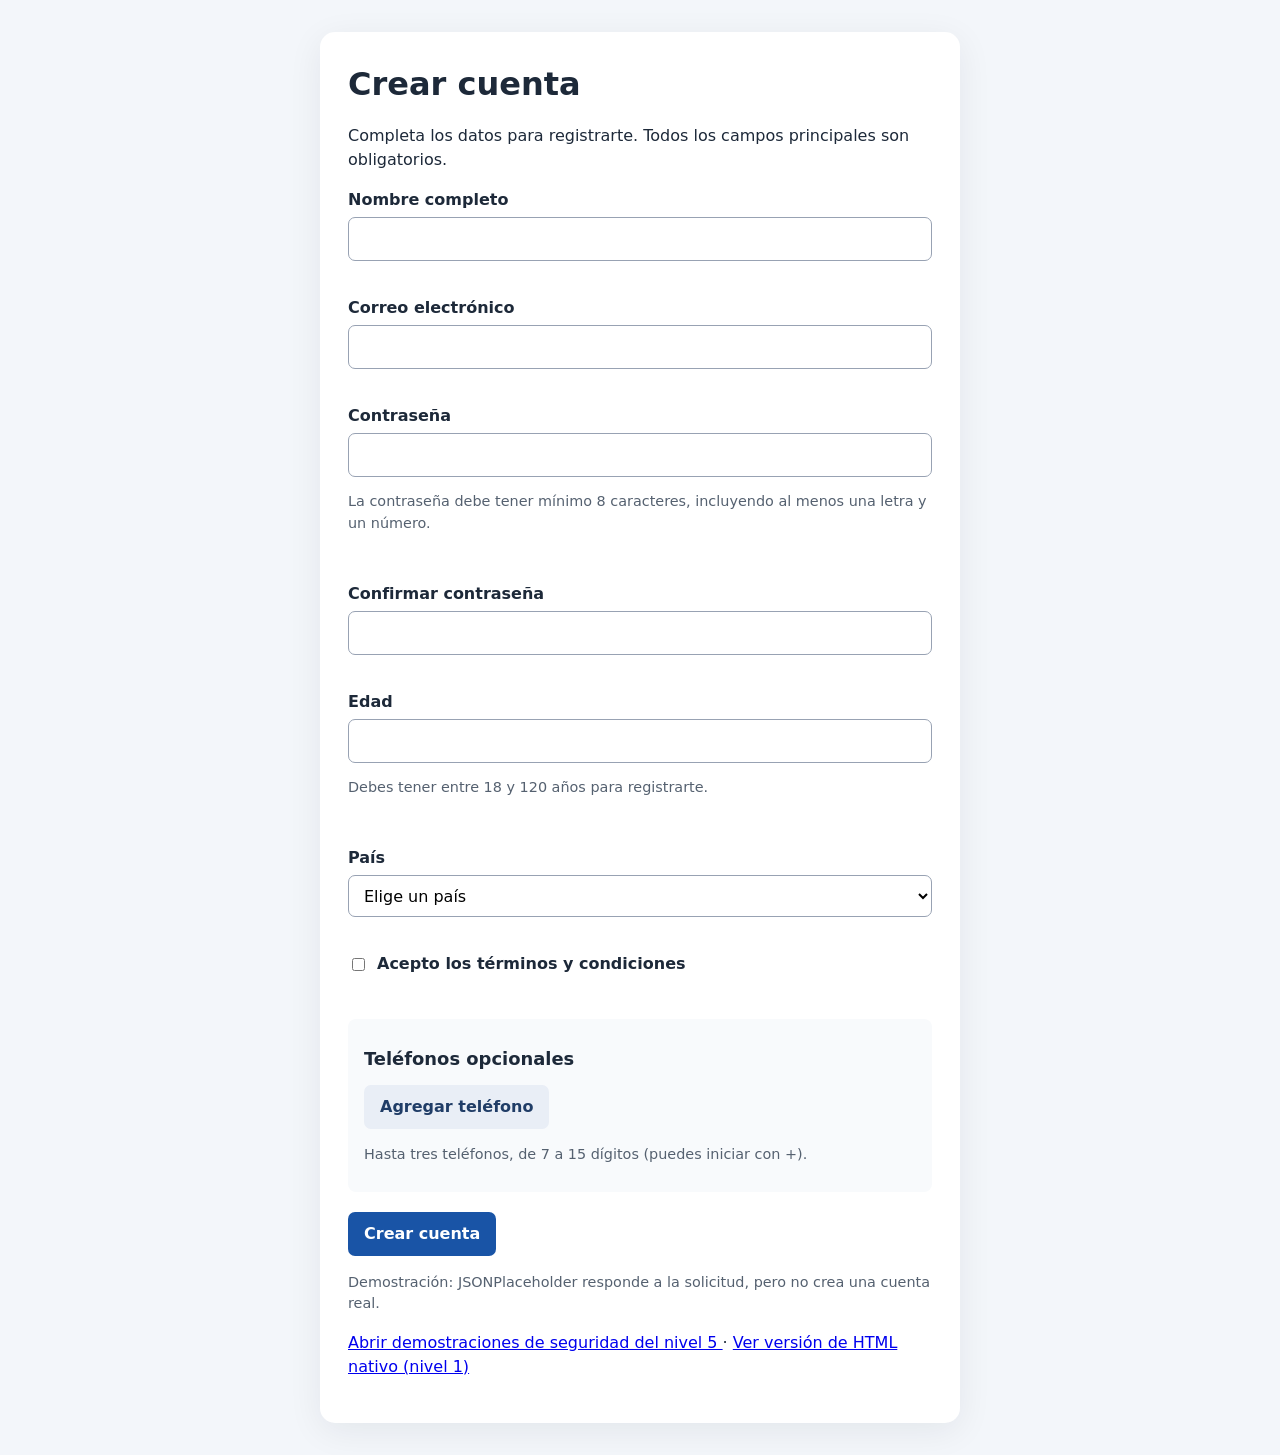
<file: registro/index.html>
<!doctype html>
<html lang="es">
<head>
  <meta charset="utf-8">
  <meta name="viewport" content="width=device-width, initial-scale=1">
  <title>Registro de usuario · Taller</title>
  <link rel="stylesheet" href="estilos.css">
</head>

<body>
  <main>
    <h1>Crear cuenta</h1>

    <p>
      Completa los datos para registrarte.
      Todos los campos principales son obligatorios.
    </p>

    <form
      id="registro"
      action="https://jsonplaceholder.typicode.com/posts"
      method="post"
      novalidate
    >

      <div class="campo">
        <label for="nombre">Nombre completo</label>
        <input
          id="nombre"
          name="nombre"
          type="text"
          required
          minlength="3"
          maxlength="60"
          autocomplete="name"
          aria-describedby="nombre-error"
        >
        <p class="error" id="nombre-error" aria-live="polite"></p>
      </div>

      <div class="campo">
        <label for="email">Correo electrónico</label>
        <input
          id="email"
          name="email"
          type="email"
          required
          autocomplete="email"
          aria-describedby="email-error"
        >
        <p class="error" id="email-error" aria-live="polite"></p>
      </div>


      <div class="campo">
        <label for="password">Contraseña</label>

        <input
          id="password"
          name="password"
          type="password"
          required
          minlength="8"
          maxlength="64"
          pattern="(?=.*[A-Za-z])(?=.*\d).{8,}"
          autocomplete="new-password"
          aria-describedby="password-ayuda password-error"
        >

        <p id="password-ayuda" class="ayuda">
          La contraseña debe tener mínimo 8 caracteres,
          incluyendo al menos una letra y un número.
        </p>

        <p class="error" id="password-error" aria-live="polite"></p>
      </div>


      <div class="campo">
        <label for="confirmar">Confirmar contraseña</label>
        <input
          id="confirmar"
          name="confirmar"
          type="password"
          required
          autocomplete="new-password"
          aria-describedby="confirmar-error"
        >
        <p class="error" id="confirmar-error" aria-live="polite"></p>
      </div>

      
      <div class="campo">
        <label for="edad">Edad</label>

        <input
          id="edad"
          name="edad"
          type="number"
          required
          min="18"
          max="120"
          step="1"
          aria-describedby="edad-ayuda edad-error"
        >

        <p id="edad-ayuda" class="ayuda">
          Debes tener entre 18 y 120 años para registrarte.
        </p>

        <p class="error" id="edad-error" aria-live="polite"></p>
      </div>


      <div class="campo">
        <label for="pais">País</label>
        <select
          id="pais"
          name="pais"
          required
          aria-describedby="pais-error"
        >
          <option value="">Elige un país</option>
          <option value="Colombia">Colombia</option>
          <option value="México">México</option>
          <option value="Perú">Perú</option>
          <option value="Argentina">Argentina</option>
          <option value="Otro">Otro</option>
        </select>
        <p class="error" id="pais-error" aria-live="polite"></p>
      </div>

      <div class="campo">
        <label class="casilla" for="terminos">
          <input
            id="terminos"
            name="terminos"
            type="checkbox"
            required
            aria-describedby="terminos-error"
          >
          Acepto los términos y condiciones
        </label>
        <p class="error" id="terminos-error" aria-live="polite"></p>
      </div>

      <section aria-labelledby="titulo-telefonos">
        <h2 id="titulo-telefonos">Teléfonos opcionales</h2>

        <div id="telefonos"></div>

        <button
          type="button"
          id="agregar-telefono"
          class="secundario"
        >
          Agregar teléfono
        </button>

        <p class="ayuda">
          Hasta tres teléfonos, de 7 a 15 dígitos
          (puedes iniciar con +).
        </p>
      </section>

      <button type="submit" id="enviar">
        Crear cuenta
      </button>

      <p id="mensaje" role="status" aria-live="polite"></p>
      <p id="saludo" role="status"></p>
    </form>

    <p class="ayuda">
      Demostración: JSONPlaceholder responde a la solicitud,
      pero no crea una cuenta real.
    </p>

    <p>
      <a href="seguridad.html">
        Abrir demostraciones de seguridad del nivel 5
      </a>
      ·
      <a href="nativo/index.html">
        Ver versión de HTML nativo (nivel 1)
      </a>
    </p>
  </main>

  <script type="module" src="app.js"></script>
</body>
</html>
</file>
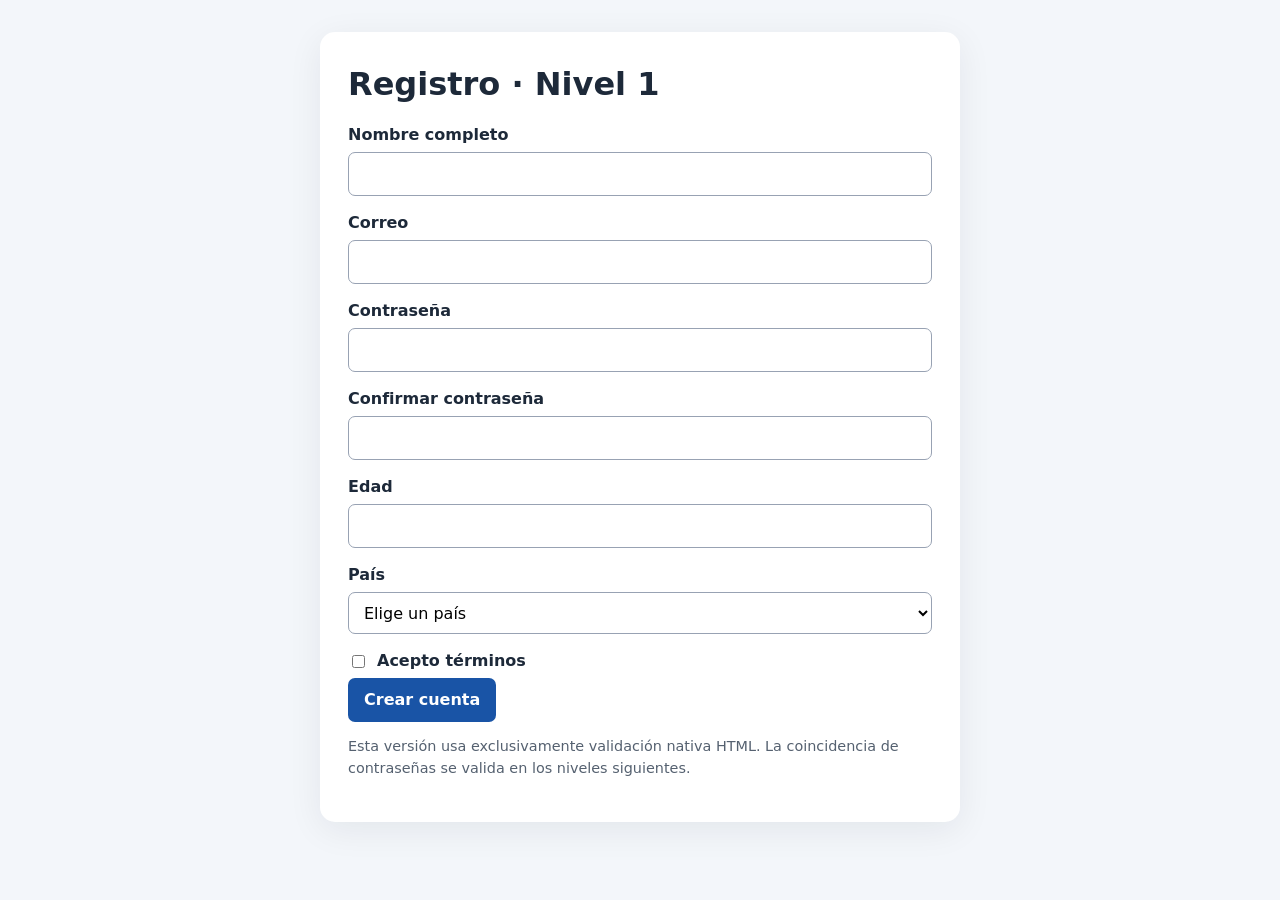
<file: registro/nativo/index.html>
<!doctype html>
<html lang="es">
<head>
  <meta charset="utf-8">
  <meta name="viewport" content="width=device-width, initial-scale=1">
  <title>Registro nativo</title>
  <link rel="stylesheet" href="../estilos.css">
</head>

<body>
  <main>
    <h1>Registro · Nivel 1</h1>

    <form action="https://jsonplaceholder.typicode.com/posts" method="post">

      <div class="campo">
        <label for="nombre">Nombre completo</label>
        <input
          id="nombre"
          name="nombre"
          type="text"
          required
          minlength="3"
          maxlength="60"
          autocomplete="name"
        >
      </div>

      <div class="campo">
        <label for="email">Correo</label>
        <input
          id="email"
          name="email"
          type="email"
          required
          autocomplete="email"
        >
      </div>

      <div class="campo">
        <label for="password">Contraseña</label>
        <input
          id="password"
          name="password"
          type="password"
          required
          minlength="8"
          pattern="(?=.*[A-Za-z])(?=.*\d).{8,}"
          autocomplete="new-password"
        >
      </div>

      <div class="campo">
        <label for="confirmar">Confirmar contraseña</label>
        <input
          id="confirmar"
          name="confirmar"
          type="password"
          required
          autocomplete="new-password"
        >
      </div>

      <div class="campo">
        <label for="edad">Edad</label>
        <input
          id="edad"
          name="edad"
          type="number"
          required
          min="18"
          max="120"
          step="1"
        >
      </div>

      <div class="campo">
        <label for="pais">País</label>
        <select id="pais" name="pais" required>
          <option value="">Elige un país</option>
          <option>Colombia</option>
          <option>México</option>
          <option>Perú</option>
          <option>Argentina</option>
        </select>
      </div>

      <div class="campo">
        <label class="casilla" for="terminos">
          <input
            id="terminos"
            name="terminos"
            type="checkbox"
            required
          >
          Acepto términos
        </label>
      </div>

      <button type="submit">Crear cuenta</button>
    </form>

    <p class="ayuda">
      Esta versión usa exclusivamente validación nativa HTML.
      La coincidencia de contraseñas se valida en los niveles siguientes.
    </p>
  </main>
</body>
</html>
</file>
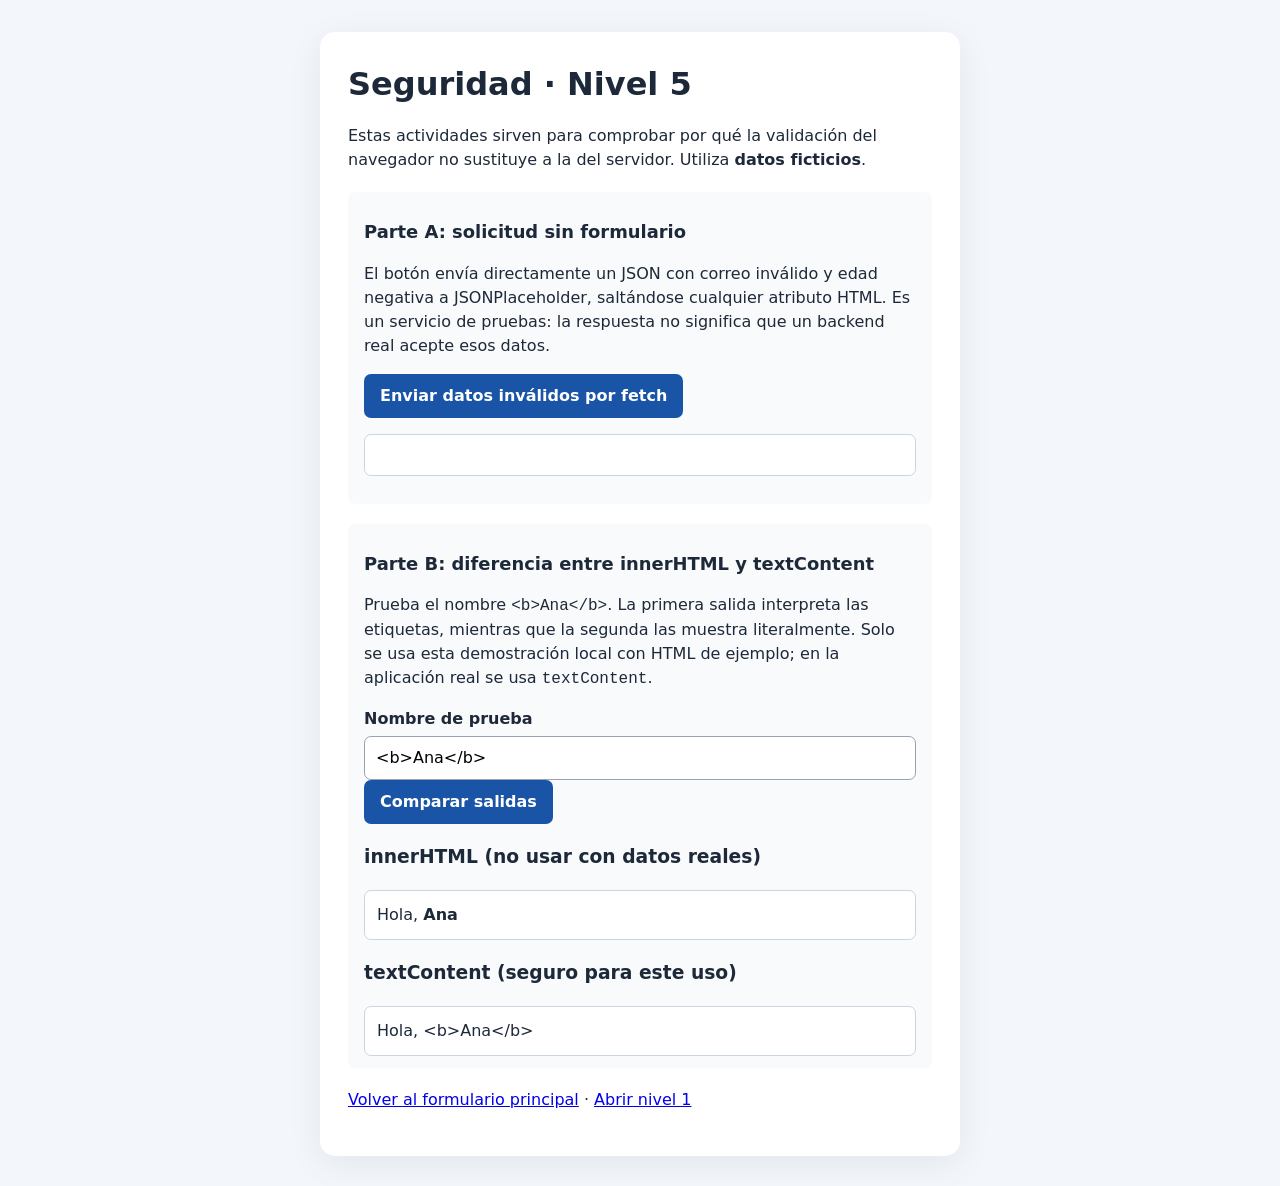
<file: registro/seguridad.html>
<!doctype html>
<html lang="es">
<head>
  <meta charset="utf-8">
  <meta name="viewport" content="width=device-width, initial-scale=1">
  <title>Demostraciones de seguridad · Nivel 5</title>
  <link rel="stylesheet" href="estilos.css">
</head>

<body>
  <main>
    <h1>Seguridad · Nivel 5</h1>

    <p>
      Estas actividades sirven para comprobar por qué la validación
      del navegador no sustituye a la del servidor.
      Utiliza <strong>datos ficticios</strong>.
    </p>

    <section>
      <h2>Parte A: solicitud sin formulario</h2>

      <p>
        El botón envía directamente un JSON con correo inválido
        y edad negativa a JSONPlaceholder, saltándose cualquier
        atributo HTML. Es un servicio de pruebas: la respuesta
        no significa que un backend real acepte esos datos.
      </p>

      <button type="button" id="prueba-fetch">
        Enviar datos inválidos por fetch
      </button>

      <p
        id="estado-fetch"
        role="status"
        aria-live="polite"
      ></p>

      <pre
        id="respuesta-fetch"
        class="resultado"
        tabindex="0"
      ></pre>
    </section>

    <section>
      <h2>Parte B: diferencia entre innerHTML y textContent</h2>

      <p>
        Prueba el nombre <code>&lt;b&gt;Ana&lt;/b&gt;</code>.
        La primera salida interpreta las etiquetas, mientras que
        la segunda las muestra literalmente.

        Solo se usa esta demostración local con HTML de ejemplo;
        en la aplicación real se usa <code>textContent</code>.
      </p>

      <label for="nombre-prueba">Nombre de prueba</label>

      <input
        id="nombre-prueba"
        value="&lt;b&gt;Ana&lt;/b&gt;"
        autocomplete="off"
      >

      <button type="button" id="probar-xss">
        Comparar salidas
      </button>

      <h3>innerHTML (no usar con datos reales)</h3>

      <div
        id="saludo-html"
        class="resultado"
      ></div>

      <h3>textContent (seguro para este uso)</h3>

      <div
        id="saludo-texto"
        class="resultado"
      ></div>
    </section>

    <p>
      <a href="index.html">Volver al formulario principal</a>
      ·
      <a href="nativo/index.html">Abrir nivel 1</a>
    </p>
  </main>

  <script src="seguridad.js" defer></script>
</body>
</html>
</file>
<file: registro/estilos.css>
* {
  box-sizing: border-box;
}

body {
  margin: 0;
  background: #f3f6fa;
  color: #1d2939;
  font: 16px/1.5 system-ui, sans-serif;
}

main {
  max-width: 640px;
  margin: 32px auto;
  padding: 28px;
  border-radius: 15px;
  background: white;
  box-shadow: 0 8px 35px #10182812;
}

h1 {
  margin: 0 0 6px;
}

h2 {
  font-size: 1.12rem;
  margin-bottom: 12px;
}

.campo,
.telefono-fila {
  margin-top: 15px;
}

label {
  display: block;
  font-weight: 650;
  margin-bottom: 5px;
}

input:not([type=checkbox]),
select {
  width: 100%;
  min-height: 42px;
  padding: 9px 11px;
  border: 1px solid #98a2b3;
  border-radius: 7px;
  background: #fff;
  font: inherit;
}

input:focus-visible,
select:focus-visible,
button:focus-visible {
  outline: 3px solid #73b7fd;
  outline-offset: 2px;
}

[aria-invalid="true"]:not([type=checkbox]) {
  border: 2px solid #c0392b !important;
}

input[type=checkbox][aria-invalid="true"] {
  outline: 2px solid #c0392b;
}

.error {
  margin: 2px 0 0;
  color: #b42318;
  min-height: 1.25em;
  font-size: .9rem;
}

.casilla {
  display: flex;
  align-items: center;
  gap: 9px;
}

button {
  cursor: pointer;
  border: none;
  border-radius: 7px;
  padding: 10px 16px;
  background: #1954a6;
  color: white;
  font: inherit;
  font-weight: 650;
}

button:disabled {
  opacity: .6;
  cursor: wait;
}

button.secundario,
button.quitar {
  background: #e9eef6;
  color: #203d67;
}

button.quitar {
  margin-top: 5px;
  padding: 6px 11px;
}

section {
  margin: 20px 0;
  padding: 12px 16px;
  background: #f8fafc;
  border-radius: 8px;
}

.ayuda {
  color: #556170;
  font-size: .9rem;
}

#mensaje,
#saludo {
  font-weight: 600;
}

@media (max-width: 650px) {
  main {
    margin: 0;
    border-radius: 0;
    padding: 20px;
  }
}

.resultado {
  white-space: pre-wrap;
  overflow-wrap: anywhere;
  border: 1px solid #cbd5e1;
  border-radius: 7px;
  background: #fff;
  padding: 12px;
  min-height: 42px;
}
</file>
